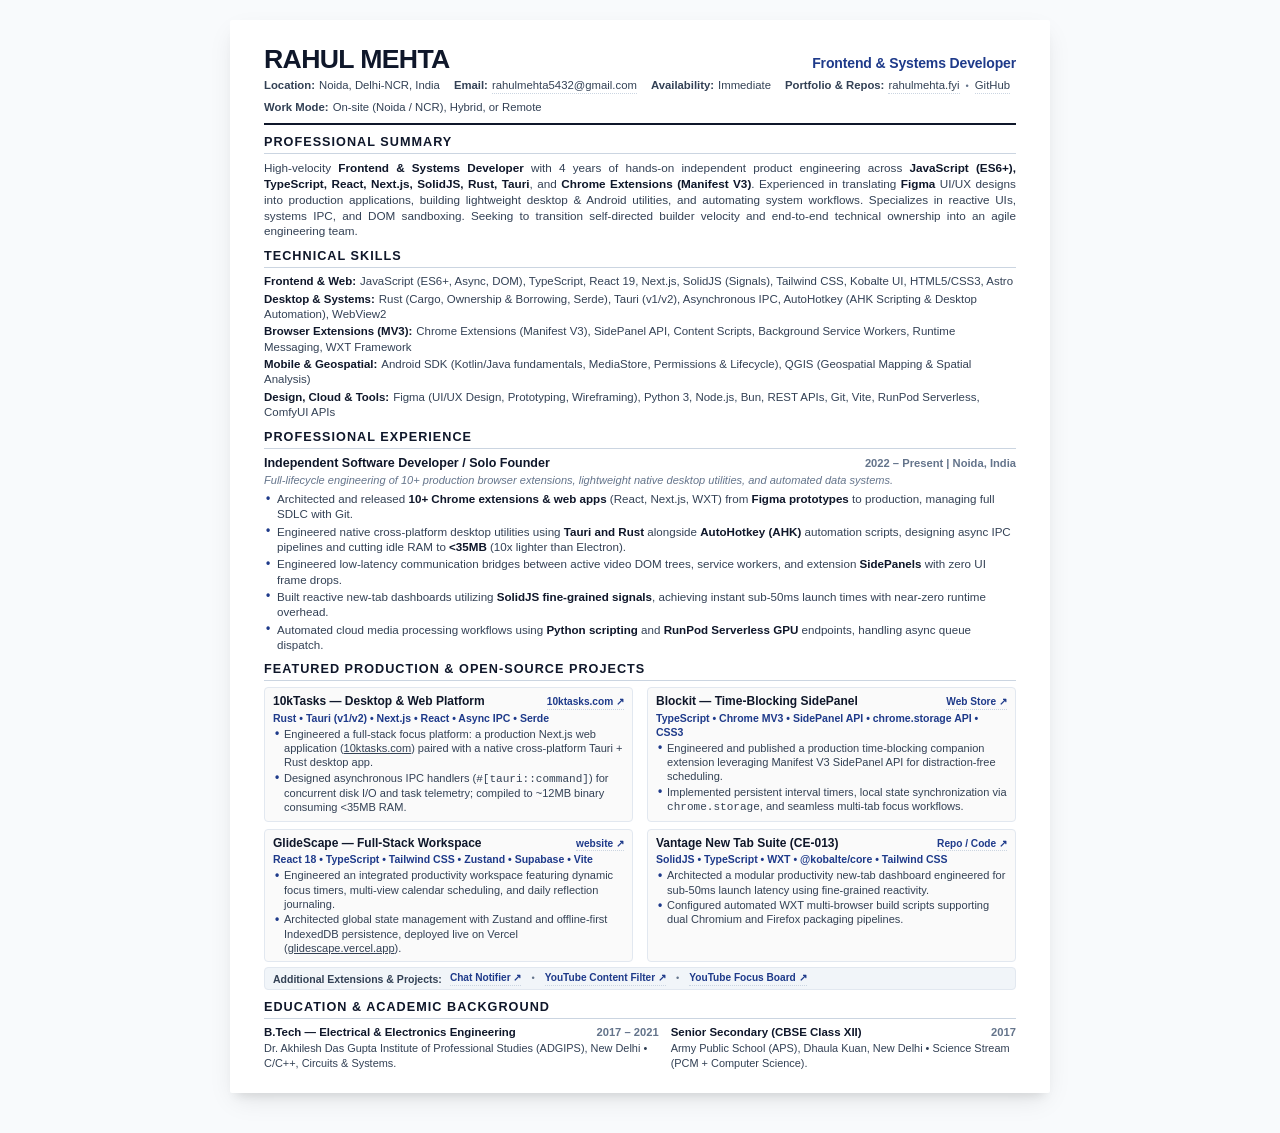
<file: index.html>
<!DOCTYPE html>
<html lang="en">

<head>
  <meta charset="UTF-8">
  <meta name="viewport" content="width=device-width, initial-scale=1.0">
  <title>Rahul Mehta — Resume</title>
  <style>
    /* --- CSS RESET & ROOT VARIABLES --- */
    *,
    *::before,
    *::after {
      box-sizing: border-box;
      margin: 0;
      padding: 0;
    }

    :root {
      --primary: #0f172a;
      /* Slate 900 */
      --secondary: #334155;
      /* Slate 700 */
      --muted: #64748b;
      /* Slate 500 */
      --border: #cbd5e1;
      /* Slate 300 */
      --border-light: #e2e8f0;
      /* Slate 200 */
      --accent: #1e3a8a;
      /* Deep Blue */
      --accent-subtle: #f1f5f9;
      /* Slate 100 */
      --bg-page: #f8fafc;
      --font-stack: -apple-system, BlinkMacSystemFont, "Segoe UI", Roboto, "Helvetica Neue", Arial, sans-serif;
    }

    body {
      font-family: var(--font-stack);
      color: var(--primary);
      background-color: var(--bg-page);
      line-height: 1.34;
      font-size: 9.5pt;
      -webkit-font-smoothing: antialiased;
      -moz-osx-font-smoothing: grayscale;
    }

    /* --- TOP FLOATING ACTION BAR (Screen Only) --- */
    .action-bar {
      position: sticky;
      top: 0;
      z-index: 100;
      display: flex;
      justify-content: center;
      align-items: center;
      gap: 16px;
      padding: 10px 16px;
      background: rgba(15, 23, 42, 0.95);
      backdrop-filter: blur(8px);
      color: #f8fafc;
      font-size: 13px;
      box-shadow: 0 4px 12px rgba(0, 0, 0, 0.15);
    }

    .action-bar span {
      opacity: 0.9;
    }

    .print-btn {
      background: #2563eb;
      color: #ffffff;
      border: none;
      padding: 6px 16px;
      font-size: 13px;
      font-weight: 600;
      border-radius: 6px;
      cursor: pointer;
      display: inline-flex;
      align-items: center;
      gap: 6px;
      transition: background 0.15s ease;
    }

    .print-btn:hover {
      background: #1d4ed8;
    }

    /* --- PAGE CONTAINER (A4 Proportion) --- */
    .resume-wrapper {
      max-width: 820px;
      margin: 20px auto 40px auto;
      background: #ffffff;
      box-shadow: 0 10px 25px -5px rgba(0, 0, 0, 0.1), 0 8px 10px -6px rgba(0, 0, 0, 0.1);
      border-radius: 2px;
      padding: 26px 34px 22px 34px;
    }

    /* --- HEADER --- */
    .header {
      border-bottom: 2px solid var(--primary);
      padding-bottom: 8px;
      margin-bottom: 9px;
    }

    .header-top {
      display: flex;
      justify-content: space-between;
      align-items: baseline;
      margin-bottom: 2px;
    }

    .candidate-name {
      font-size: 20pt;
      font-weight: 800;
      letter-spacing: -0.025em;
      color: var(--primary);
      text-transform: uppercase;
      line-height: 1;
    }

    .target-role {
      font-size: 10.5pt;
      font-weight: 700;
      color: var(--accent);
      letter-spacing: -0.01em;
    }

    .contact-grid {
      display: flex;
      flex-wrap: wrap;
      align-items: center;
      gap: 6px 14px;
      font-size: 8.5pt;
      color: var(--secondary);
      margin-top: 5px;
    }

    .contact-item {
      display: inline-flex;
      align-items: center;
      gap: 4px;
    }

    .contact-item a {
      color: var(--secondary);
      text-decoration: none;
      border-bottom: 1px dotted var(--border);
    }

    .contact-item a:hover {
      color: var(--accent);
      border-bottom-color: var(--accent);
    }

    .proj-link {
      font-size: 7.6pt;
      font-weight: 600;
      color: var(--accent);
      text-decoration: none;
      border-bottom: 1px dotted var(--border);
      display: inline-flex;
      align-items: center;
      gap: 2px;
    }

    .proj-link:hover {
      color: #1d4ed8;
      border-bottom-color: #1d4ed8;
    }

    .badge-urgent {
      background: #ecfdf5;
      color: #065f46;
      font-weight: 700;
      font-size: 8pt;
      padding: 1px 6px;
      border-radius: 4px;
      border: 1px solid #a7f3d0;
    }

    /* --- SECTION STRUCTURE --- */
    .section {
      margin-bottom: 9px;
    }

    .section-title {
      font-size: 9.5pt;
      font-weight: 800;
      letter-spacing: 0.08em;
      text-transform: uppercase;
      color: var(--primary);
      border-bottom: 1px solid var(--border);
      padding-bottom: 2px;
      margin-bottom: 6px;
      display: flex;
      align-items: center;
      gap: 6px;
    }

    /* --- SUMMARY --- */
    .summary-text {
      font-size: 8.8pt;
      color: var(--secondary);
      line-height: 1.35;
      text-align: justify;
    }

    .summary-text strong {
      color: var(--primary);
      font-weight: 600;
    }

    /* --- SKILLS LIST --- */
    .skills-list {
      display: flex;
      flex-direction: column;
      gap: 2px;
      font-size: 8.6pt;
      line-height: 1.34;
    }

    .skill-row {
      color: var(--secondary);
    }

    .skill-cat {
      font-weight: 700;
      color: var(--primary);
      margin-right: 4px;
    }

    .skill-desc {
      color: var(--secondary);
    }

    /* --- EXPERIENCE & PROJECTS --- */
    .item-header {
      display: flex;
      justify-content: space-between;
      align-items: baseline;
      margin-bottom: 1px;
    }

    .item-title {
      font-size: 9.4pt;
      font-weight: 700;
      color: var(--primary);
    }

    .item-company {
      font-weight: 600;
      color: var(--accent);
    }

    .item-date {
      font-size: 8.4pt;
      font-weight: 600;
      color: var(--muted);
      white-space: nowrap;
    }

    .item-submeta {
      font-size: 8.3pt;
      font-style: italic;
      color: var(--muted);
      margin-bottom: 3px;
    }

    .tech-pill {
      font-style: normal;
      font-weight: 600;
      color: #0369a1;
      background: #f0f9ff;
      padding: 0.5px 5px;
      border-radius: 3px;
      font-size: 7.8pt;
      display: inline-block;
      margin-left: 4px;
    }

    /* --- BULLET LISTS --- */
    .bullet-list {
      list-style-type: none;
      padding-left: 0;
      margin: 0;
    }

    .bullet-list li {
      position: relative;
      padding-left: 13px;
      margin-bottom: 2px;
      font-size: 8.7pt;
      color: var(--secondary);
      line-height: 1.32;
    }

    .bullet-list li::before {
      content: "•";
      position: absolute;
      left: 2px;
      top: -0.5px;
      color: var(--accent);
      font-size: 9pt;
      font-weight: bold;
    }

    .bullet-list li strong {
      color: var(--primary);
      font-weight: 600;
    }

    /* --- FEATURED PROJECTS DUAL COLUMN --- */
    .projects-grid {
      display: grid;
      grid-template-columns: 1fr 1fr;
      gap: 7px 14px;
    }

    .project-card {
      border: 1px solid var(--border-light);
      border-radius: 4px;
      padding: 5px 8px;
      background: #fafafa;
    }

    .project-card .item-header {
      margin-bottom: 1px;
    }

    .project-card .item-title {
      font-size: 9pt;
      color: var(--primary);
    }

    .project-card .project-stack {
      font-size: 7.9pt;
      font-weight: 600;
      color: var(--accent);
      margin-bottom: 2px;
    }

    .project-card .bullet-list li {
      font-size: 8.3pt;
      line-height: 1.28;
      margin-bottom: 1.5px;
      padding-left: 11px;
    }

    .more-projects-bar {
      margin-top: 5px;
      padding: 3px 8px;
      background: var(--accent-subtle);
      border: 1px solid var(--border-light);
      border-radius: 4px;
      font-size: 7.9pt;
      display: flex;
      align-items: center;
      gap: 8px;
    }

    .more-label {
      font-weight: 700;
      color: var(--secondary);
    }

    .sep {
      color: var(--muted);
      font-size: 7pt;
      margin: 0 2px;
    }

    .more-projects-bar .sep {
      color: var(--muted);
      font-size: 7pt;
    }

    /* --- EDUCATION COMPACT ROW --- */
    .education-grid {
      display: grid;
      grid-template-columns: 1.6fr 1.4fr;
      gap: 12px;
      font-size: 8.6pt;
    }

    .edu-item-title {
      font-weight: 700;
      color: var(--primary);
    }

    .edu-item-sub {
      color: var(--secondary);
      font-size: 8.2pt;
    }

    /* --- PRINT STYLES (Strict Single Page Fit) --- */
    @page {
      size: A4 portrait;
      margin: 8mm 11mm 8mm 11mm;
    }

    @media print {
      body {
        background: #ffffff !important;
        color: #000000 !important;
        font-size: 9.2pt;
      }

      .action-bar {
        display: none !important;
      }

      .resume-wrapper {
        margin: 0 !important;
        padding: 0 !important;
        box-shadow: none !important;
        max-width: 100% !important;
        width: 100% !important;
      }

      .section {
        margin-bottom: 7px !important;
      }

      .section-title {
        border-bottom: 1px solid #cbd5e1 !important;
        margin-bottom: 4px !important;
      }

      .project-card {
        background: #ffffff !important;
        border: 1px solid #e2e8f0 !important;
      }

      .more-projects-bar {
        background: transparent !important;
        border: 1px solid #e2e8f0 !important;
        margin-top: 3px !important;
        padding: 2px 4px !important;
      }

      .tech-pill,
      .badge-urgent {
        border: 1px solid #cbd5e1 !important;
        -webkit-print-color-adjust: exact;
        print-color-adjust: exact;
      }

      a {
        text-decoration: none !important;
        color: inherit !important;
      }
    }
  </style>
</head>

<body>
  <!-- RESUME SHEET -->
  <main class="resume-wrapper">

    <!-- HEADER -->
    <header class="header">
      <div class="header-top">
        <h1 class="candidate-name">Rahul Mehta</h1>
        <span class="target-role">Frontend &amp; Systems Developer</span>
      </div>
      <div class="contact-grid">
        <span class="contact-item">
          <strong>Location:</strong> Noida, Delhi-NCR, India
        </span>
        <span class="contact-item">
          <strong>Email:</strong> <a href="mailto:rahulmehta5432@gmail.com">rahulmehta5432@gmail.com</a>
        </span>
        <span class="contact-item">
          <strong>Availability:</strong> <span>Immediate </span>
        </span>
        <span class="contact-item">
          <strong>Portfolio &amp; Repos:</strong> <a href="https://rahulmehta.fyi" target="_blank">rahulmehta.fyi</a> <span class="sep">•</span> <a href="https://github.com/rahulmehta53"
            target="_blank">GitHub</a>
        </span>
        <span class="contact-item">
          <strong>Work Mode:</strong> On-site (Noida / NCR), Hybrid, or Remote
        </span>
      </div>
    </header>

    <!-- PROFESSIONAL SUMMARY -->
    <section class="section">
      <h2 class="section-title">Professional Summary</h2>
      <p class="summary-text">
        High-velocity <strong>Frontend &amp; Systems Developer</strong> with 4 years of hands-on independent product
        engineering across <strong>JavaScript (ES6+), TypeScript, React, Next.js, SolidJS, Rust, Tauri</strong>, and
        <strong>Chrome Extensions (Manifest V3)</strong>. Experienced in translating <strong>Figma</strong> UI/UX
        designs into
        production applications, building lightweight desktop &amp; Android utilities, and automating system workflows.
        Specializes in reactive UIs, systems IPC, and DOM sandboxing. Seeking to transition self-directed builder
        velocity and
        end-to-end technical ownership into an agile engineering team.
      </p>
    </section>

    <!-- TECHNICAL SKILLS INVENTORY -->
    <section class="section">
      <h2 class="section-title">Technical Skills</h2>
      <div class="skills-list">
        <div class="skill-row">
          <strong class="skill-cat">Frontend &amp; Web:</strong><span class="skill-desc">JavaScript (ES6+, Async, DOM),
            TypeScript, React 19, Next.js, SolidJS (Signals), Tailwind CSS, Kobalte UI, HTML5/CSS3, Astro</span>
        </div>
        <div class="skill-row">
          <strong class="skill-cat">Desktop &amp; Systems:</strong><span class="skill-desc">Rust (Cargo, Ownership &amp;
            Borrowing, Serde), Tauri (v1/v2), Asynchronous IPC, AutoHotkey (AHK Scripting &amp; Desktop Automation),
            WebView2</span>
        </div>
        <div class="skill-row">
          <strong class="skill-cat">Browser Extensions (MV3):</strong><span class="skill-desc">Chrome Extensions
            (Manifest V3), SidePanel API, Content Scripts, Background Service Workers, Runtime Messaging, WXT
            Framework</span>
        </div>
        <div class="skill-row">
          <strong class="skill-cat">Mobile &amp; Geospatial:</strong><span class="skill-desc">Android SDK (Kotlin/Java
            fundamentals, MediaStore, Permissions &amp; Lifecycle), QGIS (Geospatial Mapping &amp; Spatial
            Analysis)</span>
        </div>
        <div class="skill-row">
          <strong class="skill-cat">Design, Cloud &amp; Tools:</strong><span class="skill-desc">Figma (UI/UX Design,
            Prototyping, Wireframing), Python 3, Node.js, Bun, REST APIs, Git, Vite, RunPod Serverless, ComfyUI
            APIs</span>
        </div>
      </div>
    </section>

    <!-- PROFESSIONAL EXPERIENCE -->
    <section class="section">
      <h2 class="section-title">Professional Experience</h2>
      <article>
        <div class="item-header">
          <div>
            <span class="item-title">Independent Software Developer / Solo Founder</span>
          </div>
          <span class="item-date">2022 – Present | Noida, India</span>
        </div>
        <div class="item-submeta">
          Full-lifecycle engineering of 10+ production browser extensions, lightweight native desktop utilities, and
          automated data systems.
        </div>
        <ul class="bullet-list">
          <li>Architected and released <strong>10+ Chrome extensions &amp; web apps</strong> (React, Next.js, WXT) from
            <strong>Figma prototypes</strong> to production, managing full SDLC with Git.
          </li>
          <li>Engineered native cross-platform desktop utilities using <strong>Tauri and Rust</strong> alongside
            <strong>AutoHotkey (AHK)</strong> automation scripts, designing async IPC pipelines and cutting idle RAM to
            <strong>&lt;35MB</strong> (10x lighter than Electron).
          </li>
          <li>Engineered low-latency communication bridges between active video DOM trees, service workers, and
            extension <strong>SidePanels</strong> with zero UI frame drops.</li>
          <li>Built reactive new-tab dashboards utilizing <strong>SolidJS fine-grained signals</strong>, achieving
            instant sub-50ms launch times with near-zero runtime overhead.</li>
          <li>Automated cloud media processing workflows using <strong>Python scripting</strong> and <strong>RunPod
              Serverless GPU</strong> endpoints, handling async queue dispatch.</li>
        </ul>
      </article>
    </section>

    <!-- FEATURED PROJECTS PORTFOLIO -->
    <section class="section">
      <h2 class="section-title">Featured Production &amp; Open-Source Projects</h2>
      <div class="projects-grid">

        <!-- Project 1 (Line 1, Left) -->
        <article class="project-card">
          <div class="item-header">
            <span class="item-title">10kTasks — Desktop &amp; Web Platform</span>
            <a href="https://10ktasks.com" class="proj-link" target="_blank">10ktasks.com ↗</a>
          </div>
          <div class="project-stack">Rust • Tauri (v1/v2) • Next.js • React • Async IPC • Serde</div>
          <ul class="bullet-list">
            <li>Engineered a full-stack focus platform: a production Next.js web application (<a
                href="https://10ktasks.com" target="_blank"
                style="color: inherit; text-decoration: underline;">10ktasks.com</a>) paired with a native
              cross-platform Tauri + Rust desktop app.</li>
            <li>Designed asynchronous IPC handlers (<code>#[tauri::command]</code>) for concurrent disk I/O and task
              telemetry; compiled to ~12MB binary consuming &lt;35MB RAM.</li>
          </ul>
        </article>

        <!-- Project 2 (Line 1, Right) -->
        <article class="project-card">
          <div class="item-header">
            <span class="item-title">Blockit — Time-Blocking SidePanel</span>
            <a href="https://chromewebstore.google.com/detail/blockit-time-blocking/hgoeelahkegphefndkijgcdifennoacl"
              class="proj-link" target="_blank">Web Store ↗</a>
          </div>
          <div class="project-stack">TypeScript • Chrome MV3 • SidePanel API • chrome.storage API • CSS3</div>
          <ul class="bullet-list">
            <li>Engineered and published a production time-blocking companion extension leveraging Manifest V3 SidePanel
              API for distraction-free scheduling.</li>
            <li>Implemented persistent interval timers, local state synchronization via <code>chrome.storage</code>, and
              seamless multi-tab focus workflows.</li>
          </ul>
        </article>

        <!-- Project 3 (Line 2, Left) -->
        <article class="project-card">
          <div class="item-header">
            <span class="item-title">GlideScape — Full-Stack Workspace</span>
            <a href="https://glidescape.vercel.app" class="proj-link" target="_blank">website ↗</a>
          </div>
          <div class="project-stack">React 18 • TypeScript • Tailwind CSS • Zustand • Supabase • Vite</div>
          <ul class="bullet-list">
            <li>Engineered an integrated productivity workspace featuring dynamic focus timers, multi-view calendar
              scheduling, and daily reflection journaling.</li>
            <li>Architected global state management with Zustand and offline-first IndexedDB persistence, deployed live
              on Vercel (<a href="https://glidescape.vercel.app" target="_blank"
                style="color: inherit; text-decoration: underline;">glidescape.vercel.app</a>).</li>
          </ul>
        </article>

        <!-- Project 4 (Line 2, Right) -->
        <article class="project-card">
          <div class="item-header">
            <span class="item-title">Vantage New Tab Suite (CE-013)</span>
            <a href="https://github.com/rahulmehta53/vantage-newtab" class="proj-link" target="_blank">Repo / Code ↗</a>
          </div>
          <div class="project-stack">SolidJS • TypeScript • WXT • @kobalte/core • Tailwind CSS</div>
          <ul class="bullet-list">
            <li>Architected a modular productivity new-tab dashboard engineered for sub-50ms launch latency using
              fine-grained reactivity.</li>
            <li>Configured automated WXT multi-browser build scripts supporting dual Chromium and Firefox packaging
              pipelines.</li>
          </ul>
        </article>

      </div>

      <!-- Compact Bar for Additional Web Store Extensions & Projects -->
      <div class="more-projects-bar">
        <span class="more-label">Additional Extensions &amp; Projects:</span>

        <a href="https://chromewebstore.google.com/detail/chat-notifier/lamlbnlkecghnggbkfdhjckfinolpmgk"
          class="proj-link" target="_blank">Chat Notifier ↗</a>
        <span class="sep">•</span>
        <a href="https://chromewebstore.google.com/detail/youtube-content-filter/mmljiknbgchgaodppfollibfkagagoja?authuser=0&hl=en"
          class="proj-link" target="_blank">YouTube Content Filter ↗</a>
        <span class="sep">•</span>
        <a href="https://github.com/rahulmehta53/youtube-focus-board" class="proj-link" target="_blank">YouTube Focus
          Board ↗</a>

      </div>
    </section>

    <!-- EDUCATION -->
    <section class="section" style="margin-bottom: 0;">
      <h2 class="section-title">Education &amp; Academic Background</h2>
      <div class="education-grid">
        <div>
          <div class="item-header">
            <span class="edu-item-title">B.Tech — Electrical &amp; Electronics Engineering</span>
            <span class="item-date">2017 – 2021</span>
          </div>
          <div class="edu-item-sub">
            Dr. Akhilesh Das Gupta Institute of Professional Studies (ADGIPS), New Delhi • C/C++, Circuits &amp;
            Systems.
          </div>
        </div>
        <div>
          <div class="item-header">
            <span class="edu-item-title">Senior Secondary (CBSE Class XII)</span>
            <span class="item-date">2017</span>
          </div>
          <div class="edu-item-sub">
            Army Public School (APS), Dhaula Kuan, New Delhi • Science Stream (PCM + Computer Science).
          </div>
        </div>
      </div>
    </section>

  </main>

</body>

</html>
</file>
